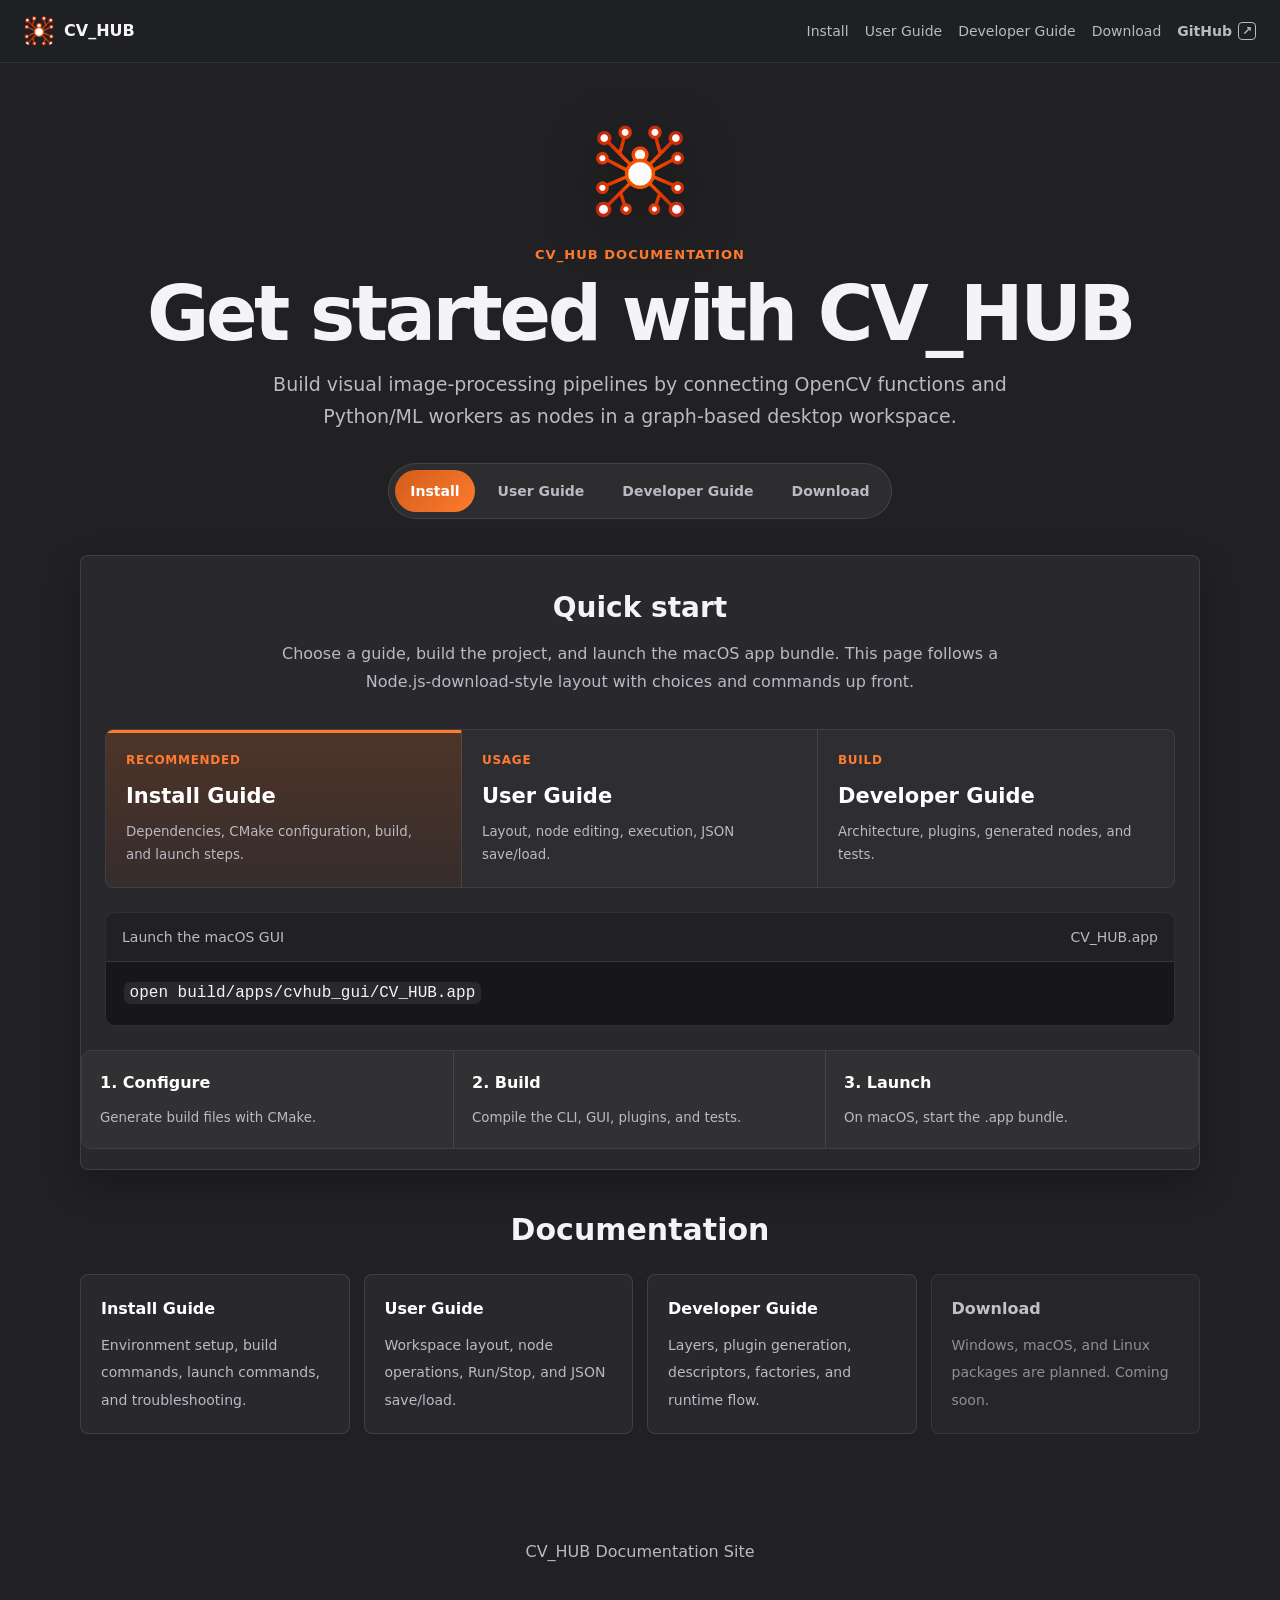
<file: docs/index.html>
<!DOCTYPE html>
<html lang="en">
<head>
  <meta charset="UTF-8" />
  <meta name="viewport" content="width=device-width, initial-scale=1.0" />
  <title>CV_HUB | Visual Image Processing Pipeline</title>
  <link rel="icon" href="assets/favicon.ico" sizes="any" />
  <link rel="icon" href="assets/favicon.png" type="image/png" />
  <link rel="apple-touch-icon" href="assets/apple-touch-icon.png" />
  <meta property="og:type" content="website" />
  <meta property="og:site_name" content="CV_HUB" />
  <meta property="og:title" content="CV_HUB" />
  <meta property="og:description" content="Visual image-processing pipelines with OpenCV, Python/ML, and node graphs." />
  <meta property="og:image" content="assets/social-preview.png" />
  <meta name="twitter:card" content="summary_large_image" />
  <meta name="twitter:image" content="assets/social-preview.png" />
  <link rel="stylesheet" href="assets/styles.css" />
</head>
<body class="docs-node home-node">
  <header class="nav node-like-nav">
    <a class="brand" href="index.html"><img src="assets/cv-hub.png" alt="CV_HUB" />CV_HUB</a>
    <nav class="nav-links">
      <a href="install.html">Install</a>
      <a href="operation.html">User Guide</a>
      <a href="developer.html">Developer Guide</a>
      <a href="download.html">Download</a>
      <a class="github-link" href="https://github.com/sesshi0921/CV_HUB" target="_blank" rel="noopener noreferrer" aria-label="Open CV_HUB on GitHub">GitHub <span aria-hidden="true">↗</span></a>
    </nav>
  </header>

  <main class="node-home">
    <section class="node-download-hero" id="install">
      <img class="node-home-logo" src="assets/cv-hub.png" alt="CV_HUB" />
      <p class="node-kicker">CV_HUB Documentation</p>
      <h1>Get started with CV_HUB</h1>
      <p class="node-home-lead">
        Build visual image-processing pipelines by connecting OpenCV functions and Python/ML workers as nodes in a graph-based desktop workspace.
      </p>

      <div class="nodejs-selector home-tabs" aria-label="documentation navigation">
        <a class="active" href="install.html">Install</a>
        <a href="operation.html">User Guide</a>
        <a href="developer.html">Developer Guide</a>
        <a href="download.html">Download</a>
      </div>
    </section>

    <section class="node-download-panel" aria-labelledby="quick-start-title">
      <div class="node-panel-header">
        <h2 id="quick-start-title">Quick start</h2>
        <p>Choose a guide, build the project, and launch the macOS app bundle. This page follows a Node.js-download-style layout with choices and commands up front.</p>
      </div>

      <div class="node-choice-grid">
        <a class="node-choice active" href="install.html">
          <span class="choice-label">Recommended</span>
          <strong>Install Guide</strong>
          <small>Dependencies, CMake configuration, build, and launch steps.</small>
        </a>
        <a class="node-choice" href="operation.html">
          <span class="choice-label">Usage</span>
          <strong>User Guide</strong>
          <small>Layout, node editing, execution, JSON save/load.</small>
        </a>
        <a class="node-choice" href="developer.html">
          <span class="choice-label">Build</span>
          <strong>Developer Guide</strong>
          <small>Architecture, plugins, generated nodes, and tests.</small>
        </a>
      </div>

      <div class="command-card node-command-card">
        <header><span>Launch the macOS GUI</span><span>CV_HUB.app</span></header>
        <pre><code>open build/apps/cvhub_gui/CV_HUB.app</code></pre>
      </div>

      <div class="nodejs-steps">
        <div class="nodejs-step"><strong>1. Configure</strong><small>Generate build files with CMake.</small></div>
        <div class="nodejs-step"><strong>2. Build</strong><small>Compile the CLI, GUI, plugins, and tests.</small></div>
        <div class="nodejs-step"><strong>3. Launch</strong><small>On macOS, start the .app bundle.</small></div>
      </div>
    </section>

    <section class="node-doc-grid" aria-labelledby="docs-title">
      <h2 id="docs-title">Documentation</h2>
      <div class="node-doc-cards">
        <a class="node-doc-card" href="install.html"><strong>Install Guide</strong><span>Environment setup, build commands, launch commands, and troubleshooting.</span></a>
        <a class="node-doc-card" href="operation.html"><strong>User Guide</strong><span>Workspace layout, node operations, Run/Stop, and JSON save/load.</span></a>
        <a class="node-doc-card" href="developer.html"><strong>Developer Guide</strong><span>Layers, plugin generation, descriptors, factories, and runtime flow.</span></a>
        <a class="node-doc-card disabled" href="download.html" aria-disabled="true"><strong>Download</strong><span>Windows, macOS, and Linux packages are planned. Coming soon.</span></a>
      </div>
    </section>
  </main>

  <footer>CV_HUB Documentation Site</footer>
  <script src="assets/locale.js"></script>
</body>
</html>
</file>
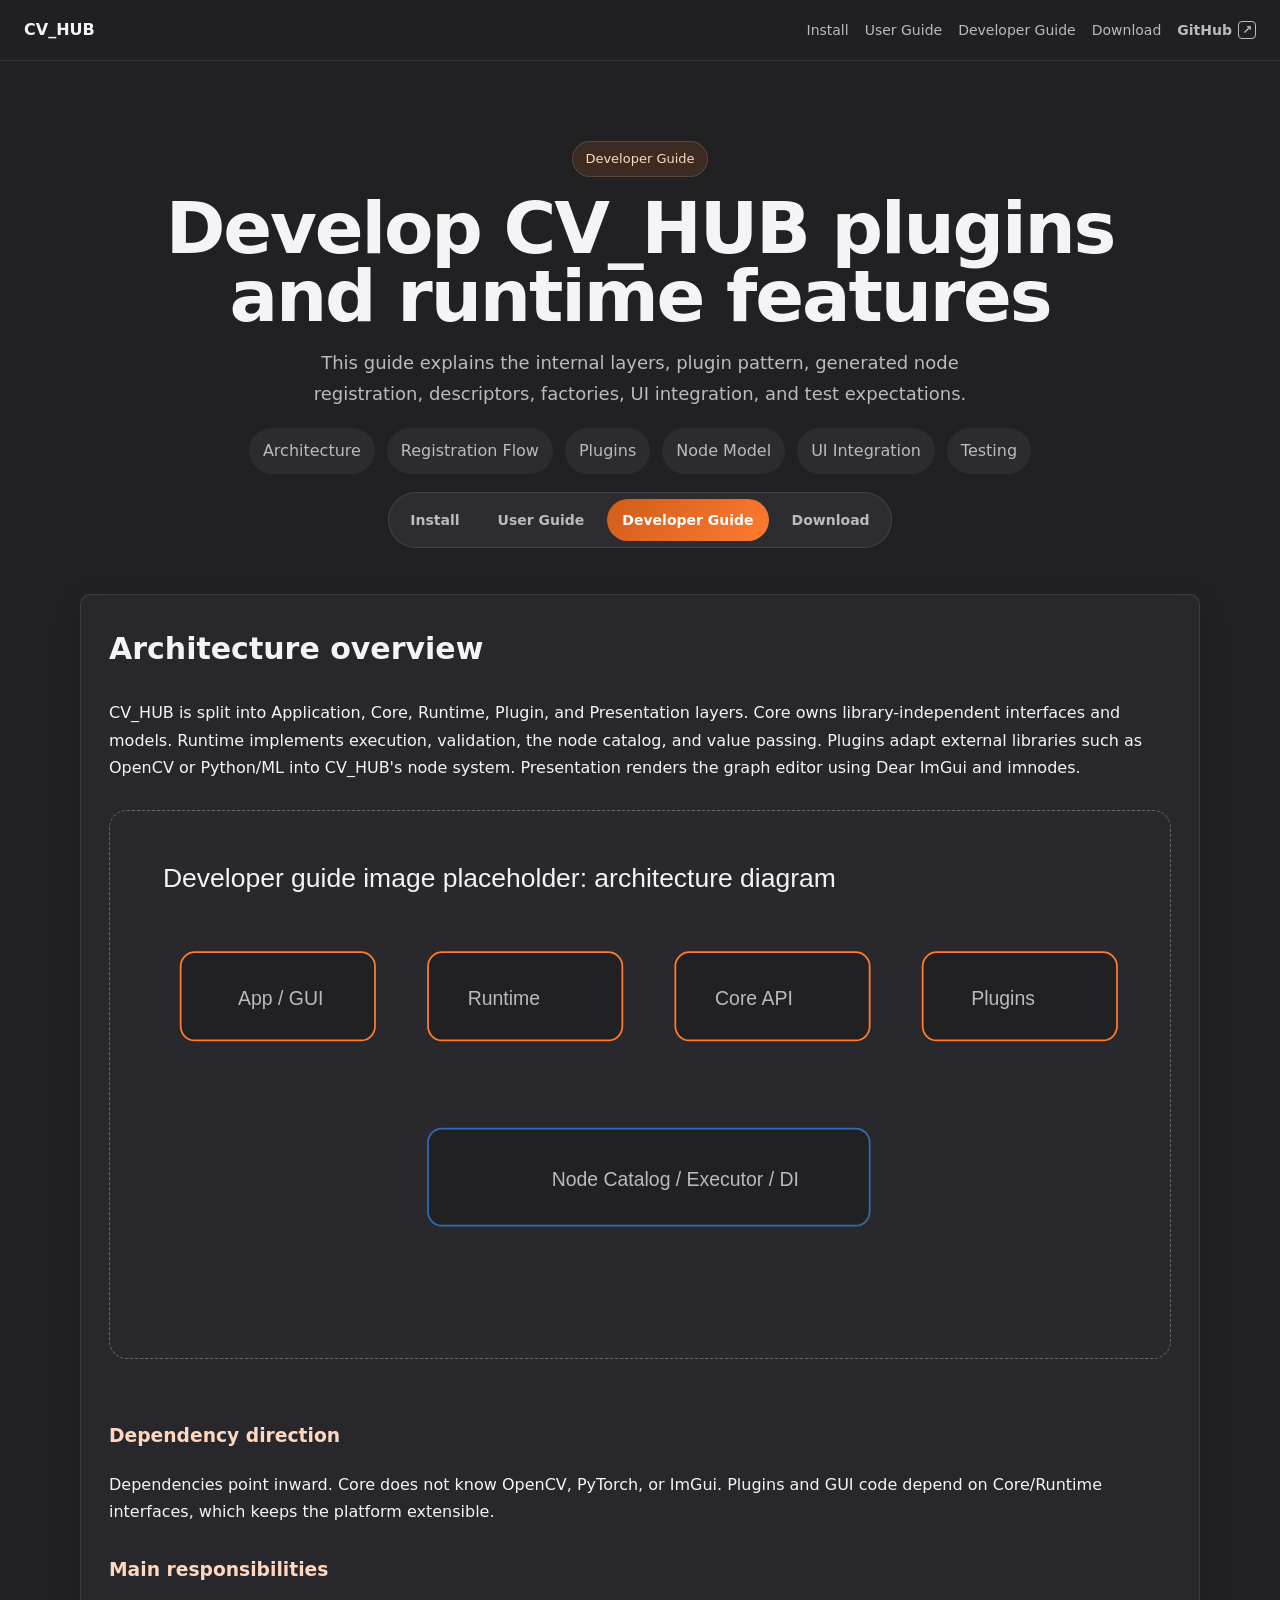
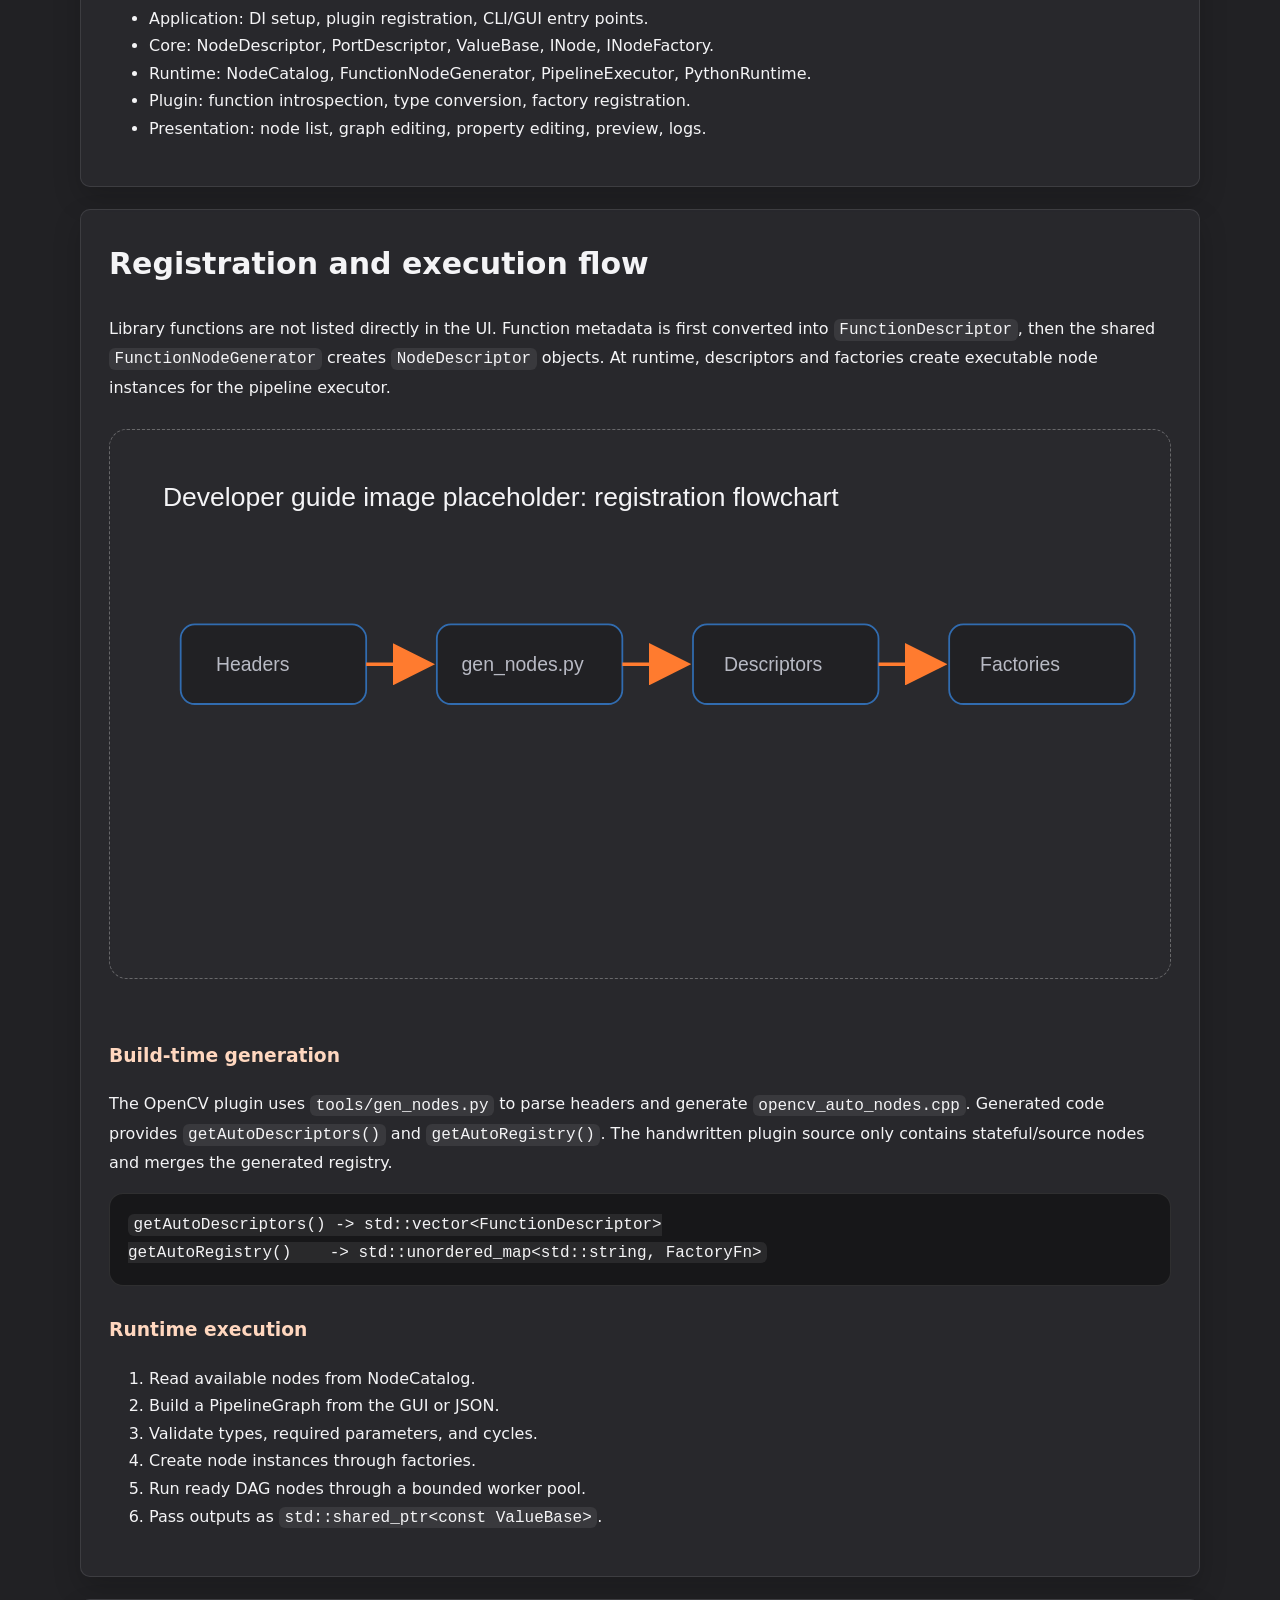
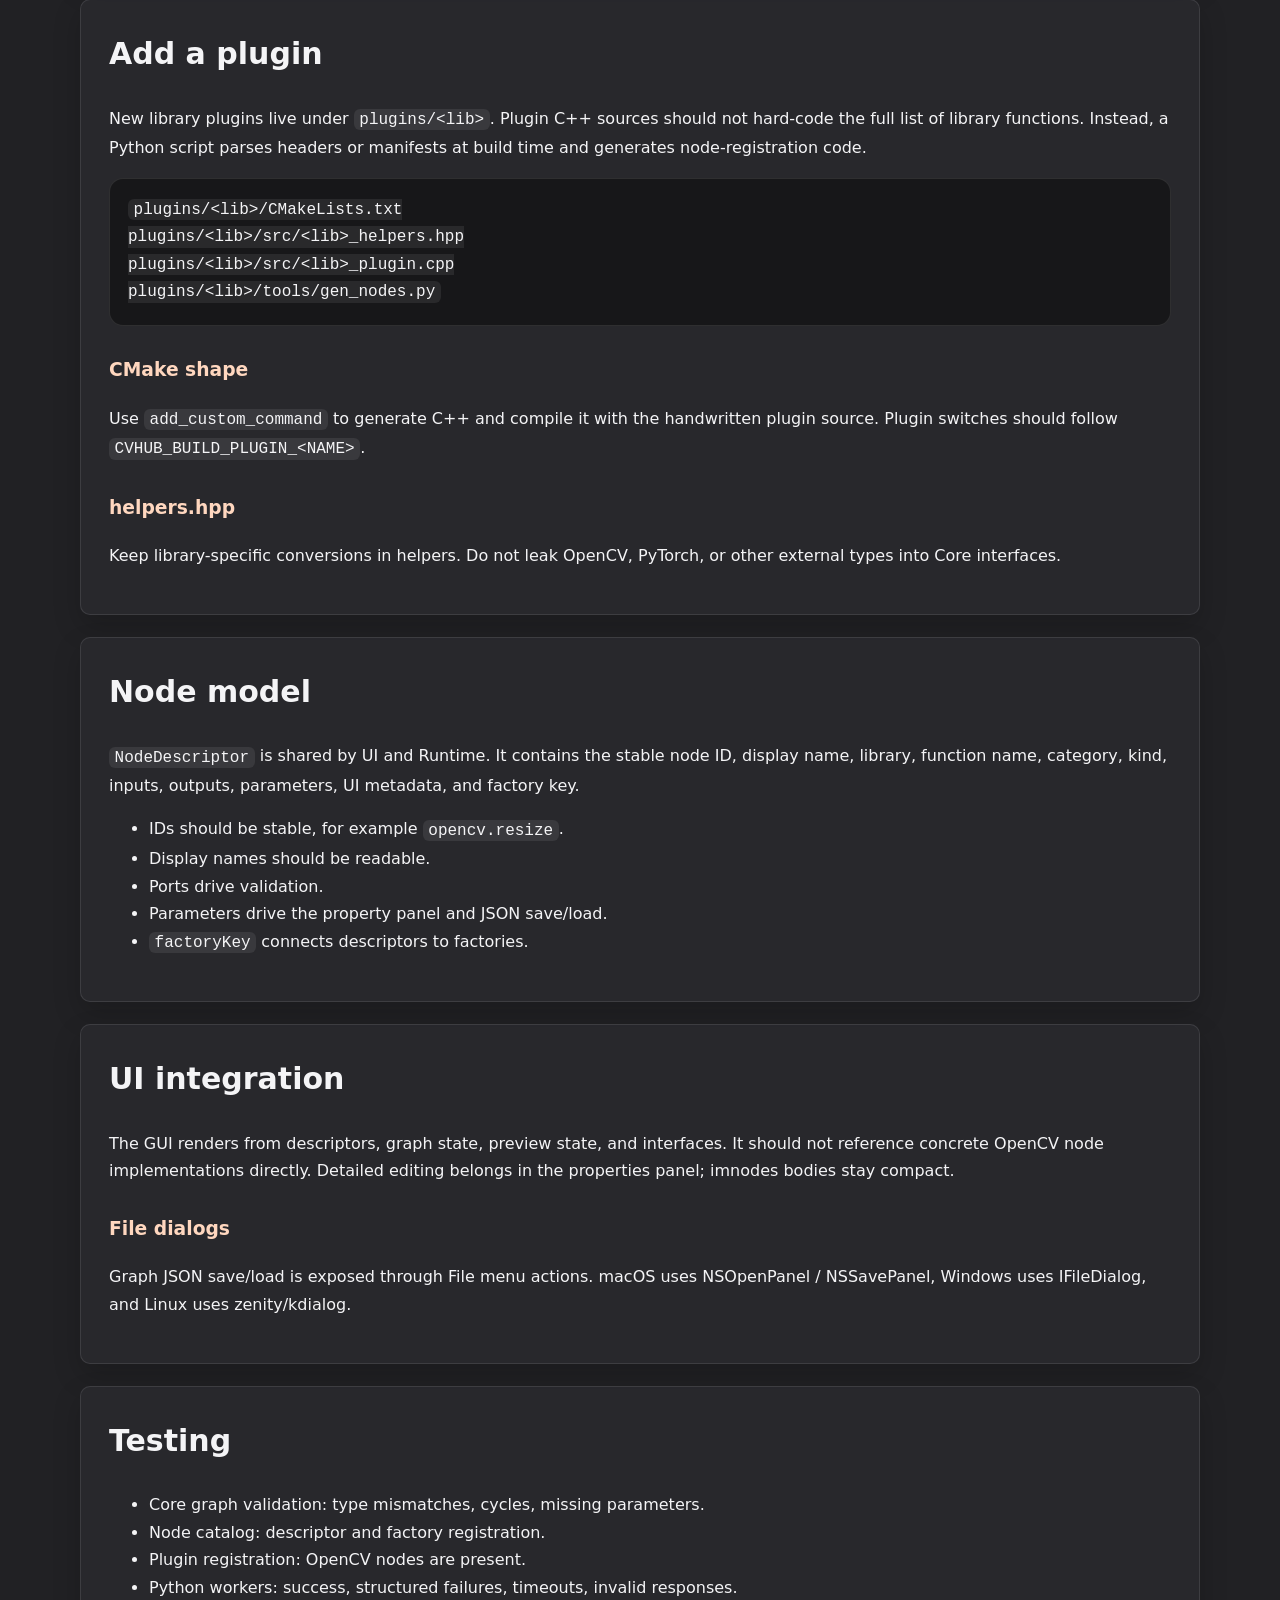
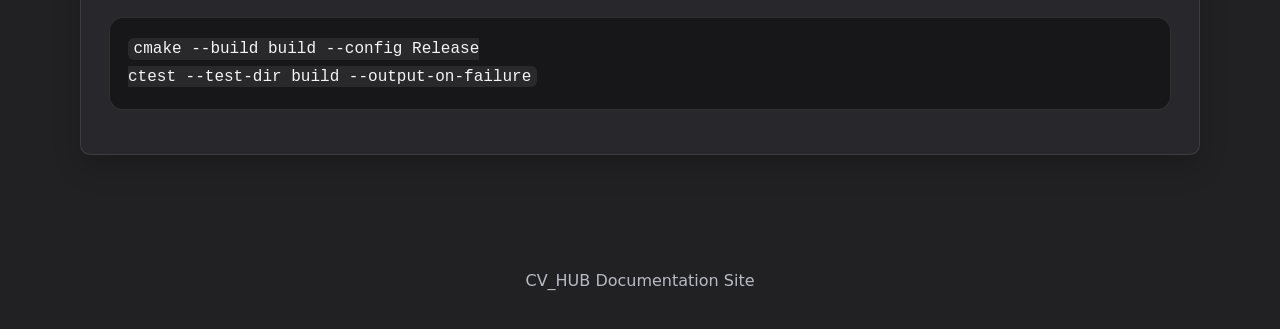
<file: docs/developer.html>
<!DOCTYPE html><html lang="en"><head><meta charset="UTF-8"/><meta name="viewport" content="width=device-width, initial-scale=1.0"/><title>Developer Guide | CV_HUB</title><link rel="icon" href="assets/favicon.ico" sizes="any" />
<link rel="icon" href="assets/favicon.png" type="image/png" />
<link rel="apple-touch-icon" href="assets/apple-touch-icon.png" />
<meta property="og:type" content="website" />
<meta property="og:site_name" content="CV_HUB" />
<meta property="og:title" content="CV_HUB" />
<meta property="og:description" content="Visual image-processing pipelines with OpenCV, Python/ML, and node graphs." />
<meta property="og:image" content="assets/social-preview.png" />
<meta name="twitter:card" content="summary_large_image" />
<meta name="twitter:image" content="assets/social-preview.png" />
<link rel="stylesheet" href="assets/styles.css"/></head><body class="docs-node">
<header class="nav"><a class="brand" href="index.html">CV_HUB</a><nav class="nav-links"><a href="install.html">Install</a><a href="operation.html">User Guide</a><a href="developer.html">Developer Guide</a><a href="download.html">Download</a><a class="github-link" href="https://github.com/sesshi0921/CV_HUB" target="_blank" rel="noopener noreferrer" aria-label="Open CV_HUB on GitHub">GitHub <span aria-hidden="true">↗</span></a></nav></header>
<main class="page"><section class="page-header"><div class="eyebrow">Developer Guide</div><h1>Develop CV_HUB plugins and runtime features</h1><p class="lead">This guide explains the internal layers, plugin pattern, generated node registration, descriptors, factories, UI integration, and test expectations.</p><div class="toc"><a href="#architecture">Architecture</a><a href="#flow">Registration Flow</a><a href="#plugin">Plugins</a><a href="#node">Node Model</a><a href="#ui">UI Integration</a><a href="#test">Testing</a></div><div class="nodejs-selector"><a href="install.html">Install</a><a href="operation.html">User Guide</a><a class="active" href="developer.html">Developer Guide</a><a href="download.html">Download</a></div></section>
<section id="architecture" class="section"><h2>Architecture overview</h2><p>CV_HUB is split into Application, Core, Runtime, Plugin, and Presentation layers. Core owns library-independent interfaces and models. Runtime implements execution, validation, the node catalog, and value passing. Plugins adapt external libraries such as OpenCV or Python/ML into CV_HUB's node system. Presentation renders the graph editor using Dear ImGui and imnodes.</p><img class="placeholder" src="assets/placeholders/developer-architecture.svg" alt="Architecture diagram placeholder"/><h3>Dependency direction</h3><p>Dependencies point inward. Core does not know OpenCV, PyTorch, or ImGui. Plugins and GUI code depend on Core/Runtime interfaces, which keeps the platform extensible.</p><h3>Main responsibilities</h3><ul><li>Application: DI setup, plugin registration, CLI/GUI entry points.</li><li>Core: NodeDescriptor, PortDescriptor, ValueBase, INode, INodeFactory.</li><li>Runtime: NodeCatalog, FunctionNodeGenerator, PipelineExecutor, PythonRuntime.</li><li>Plugin: function introspection, type conversion, factory registration.</li><li>Presentation: node list, graph editing, property editing, preview, logs.</li></ul></section>
<section id="flow" class="section"><h2>Registration and execution flow</h2><p>Library functions are not listed directly in the UI. Function metadata is first converted into <code>FunctionDescriptor</code>, then the shared <code>FunctionNodeGenerator</code> creates <code>NodeDescriptor</code> objects. At runtime, descriptors and factories create executable node instances for the pipeline executor.</p><img class="placeholder" src="assets/placeholders/developer-flow.svg" alt="Registration flowchart placeholder"/><h3>Build-time generation</h3><p>The OpenCV plugin uses <code>tools/gen_nodes.py</code> to parse headers and generate <code>opencv_auto_nodes.cpp</code>. Generated code provides <code>getAutoDescriptors()</code> and <code>getAutoRegistry()</code>. The handwritten plugin source only contains stateful/source nodes and merges the generated registry.</p><pre><code>getAutoDescriptors() -> std::vector&lt;FunctionDescriptor&gt;
getAutoRegistry()    -> std::unordered_map&lt;std::string, FactoryFn&gt;</code></pre><h3>Runtime execution</h3><ol><li>Read available nodes from NodeCatalog.</li><li>Build a PipelineGraph from the GUI or JSON.</li><li>Validate types, required parameters, and cycles.</li><li>Create node instances through factories.</li><li>Run ready DAG nodes through a bounded worker pool.</li><li>Pass outputs as <code>std::shared_ptr&lt;const ValueBase&gt;</code>.</li></ol></section>
<section id="plugin" class="section"><h2>Add a plugin</h2><p>New library plugins live under <code>plugins/&lt;lib&gt;</code>. Plugin C++ sources should not hard-code the full list of library functions. Instead, a Python script parses headers or manifests at build time and generates node-registration code.</p><pre><code>plugins/&lt;lib&gt;/CMakeLists.txt
plugins/&lt;lib&gt;/src/&lt;lib&gt;_helpers.hpp
plugins/&lt;lib&gt;/src/&lt;lib&gt;_plugin.cpp
plugins/&lt;lib&gt;/tools/gen_nodes.py</code></pre><h3>CMake shape</h3><p>Use <code>add_custom_command</code> to generate C++ and compile it with the handwritten plugin source. Plugin switches should follow <code>CVHUB_BUILD_PLUGIN_&lt;NAME&gt;</code>.</p><h3>helpers.hpp</h3><p>Keep library-specific conversions in helpers. Do not leak OpenCV, PyTorch, or other external types into Core interfaces.</p></section>
<section id="node" class="section"><h2>Node model</h2><p><code>NodeDescriptor</code> is shared by UI and Runtime. It contains the stable node ID, display name, library, function name, category, kind, inputs, outputs, parameters, UI metadata, and factory key.</p><ul><li>IDs should be stable, for example <code>opencv.resize</code>.</li><li>Display names should be readable.</li><li>Ports drive validation.</li><li>Parameters drive the property panel and JSON save/load.</li><li><code>factoryKey</code> connects descriptors to factories.</li></ul></section>
<section id="ui" class="section"><h2>UI integration</h2><p>The GUI renders from descriptors, graph state, preview state, and interfaces. It should not reference concrete OpenCV node implementations directly. Detailed editing belongs in the properties panel; imnodes bodies stay compact.</p><h3>File dialogs</h3><p>Graph JSON save/load is exposed through File menu actions. macOS uses NSOpenPanel / NSSavePanel, Windows uses IFileDialog, and Linux uses zenity/kdialog.</p></section>
<section id="test" class="section"><h2>Testing</h2><ul><li>Core graph validation: type mismatches, cycles, missing parameters.</li><li>Node catalog: descriptor and factory registration.</li><li>Plugin registration: OpenCV nodes are present.</li><li>Python workers: success, structured failures, timeouts, invalid responses.</li></ul><pre><code>cmake --build build --config Release
ctest --test-dir build --output-on-failure</code></pre></section></main><footer>CV_HUB Documentation Site</footer>  <script src="assets/locale.js"></script>
</body></html>
</file>
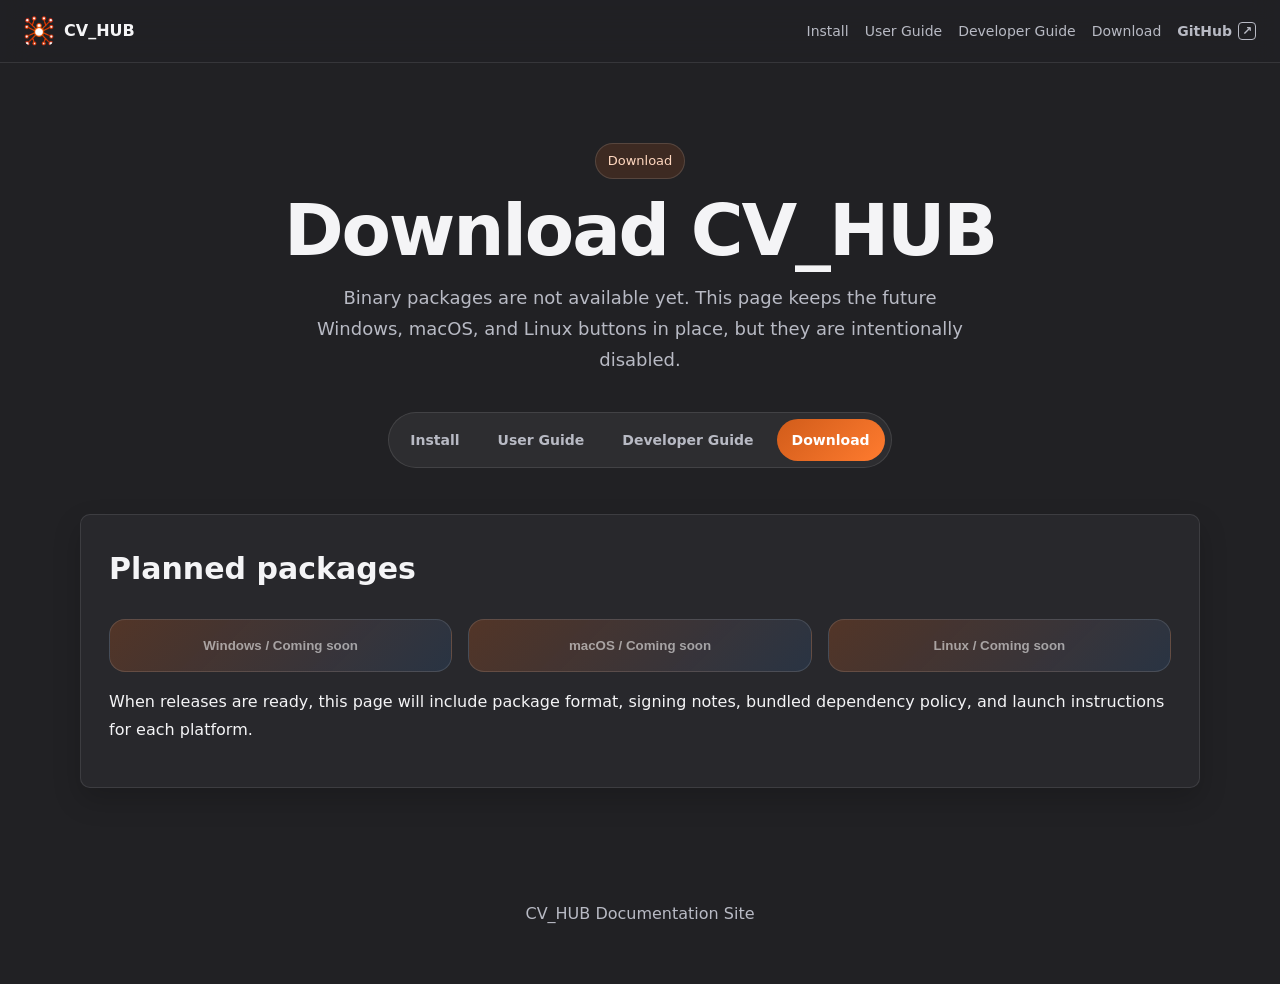
<file: docs/download.html>
<!DOCTYPE html><html lang="en"><head><meta charset="UTF-8"/><meta name="viewport" content="width=device-width, initial-scale=1.0"/><title>Download | CV_HUB</title><link rel="icon" href="assets/favicon.ico" sizes="any" />
<link rel="icon" href="assets/favicon.png" type="image/png" />
<link rel="apple-touch-icon" href="assets/apple-touch-icon.png" />
<meta property="og:type" content="website" />
<meta property="og:site_name" content="CV_HUB" />
<meta property="og:title" content="CV_HUB" />
<meta property="og:description" content="Visual image-processing pipelines with OpenCV, Python/ML, and node graphs." />
<meta property="og:image" content="assets/social-preview.png" />
<meta name="twitter:card" content="summary_large_image" />
<meta name="twitter:image" content="assets/social-preview.png" />
<link rel="stylesheet" href="assets/styles.css"/></head><body class="docs-node">
<header class="nav"><a class="brand" href="index.html"><img src="assets/cv-hub.png" alt="CV_HUB"/>CV_HUB</a><nav class="nav-links"><a href="install.html">Install</a><a href="operation.html">User Guide</a><a href="developer.html">Developer Guide</a><a href="download.html">Download</a><a class="github-link" href="https://github.com/sesshi0921/CV_HUB" target="_blank" rel="noopener noreferrer" aria-label="Open CV_HUB on GitHub">GitHub <span aria-hidden="true">↗</span></a></nav></header>
<main class="page"><section class="page-header"><div class="eyebrow">Download</div><h1>Download CV_HUB</h1><p class="lead">Binary packages are not available yet. This page keeps the future Windows, macOS, and Linux buttons in place, but they are intentionally disabled.</p><div class="nodejs-selector"><a href="install.html">Install</a><a href="operation.html">User Guide</a><a href="developer.html">Developer Guide</a><a class="active" href="download.html">Download</a></div></section><section class="section"><h2>Planned packages</h2><div class="grid"><button class="download-btn" disabled aria-disabled="true">Windows / Coming soon</button><button class="download-btn" disabled aria-disabled="true">macOS / Coming soon</button><button class="download-btn" disabled aria-disabled="true">Linux / Coming soon</button></div><p>When releases are ready, this page will include package format, signing notes, bundled dependency policy, and launch instructions for each platform.</p></section></main><footer>CV_HUB Documentation Site</footer>  <script src="assets/locale.js"></script>
</body></html>
</file>
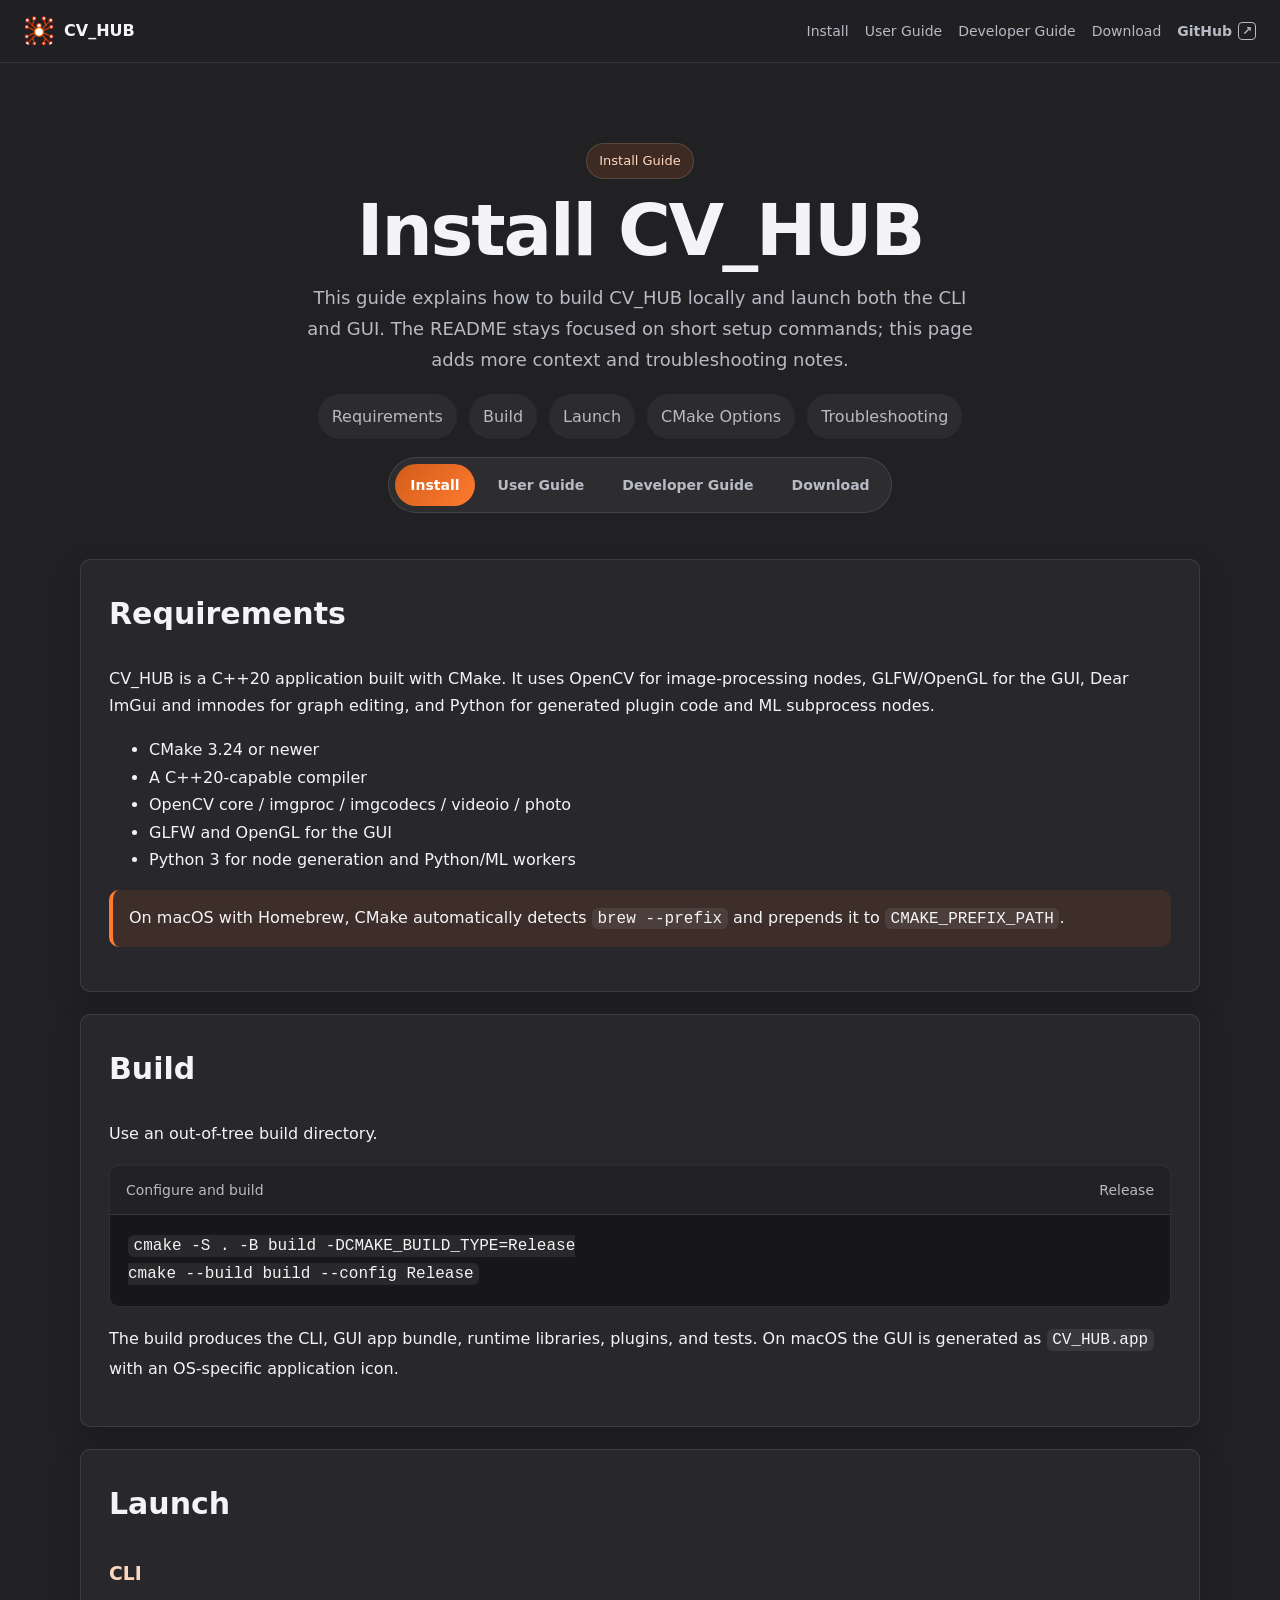
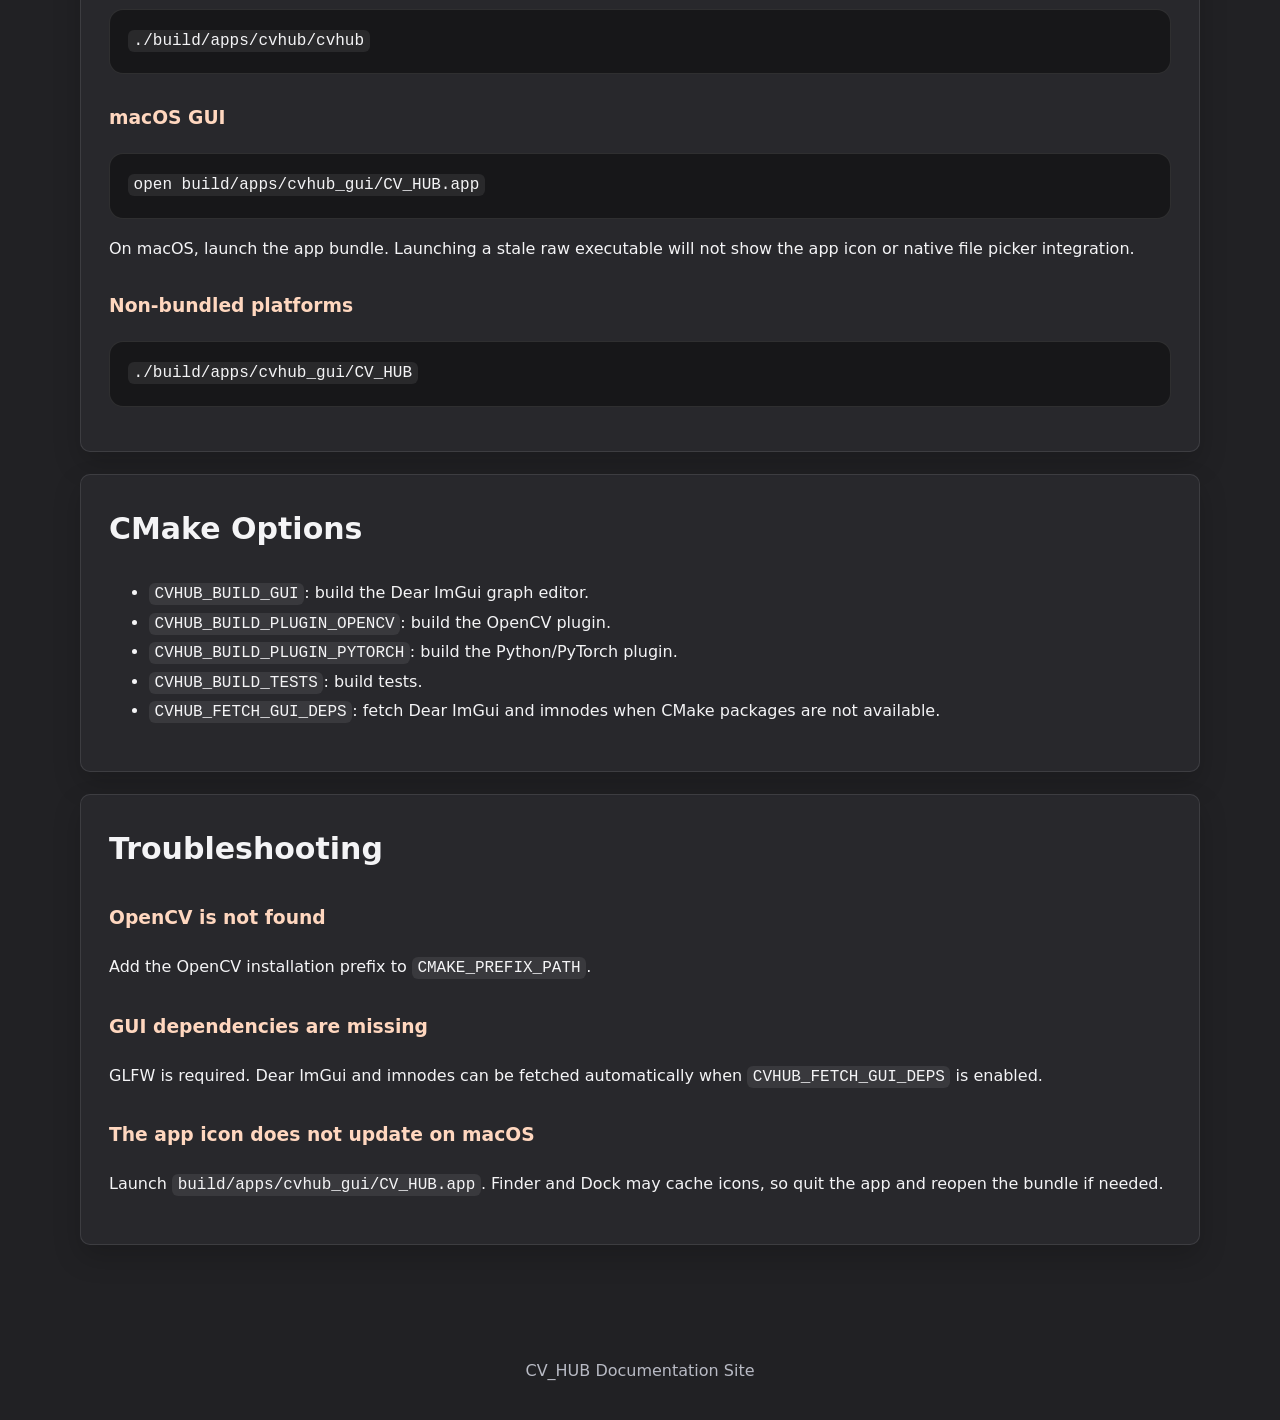
<file: docs/install.html>
<!DOCTYPE html><html lang="en"><head><meta charset="UTF-8"/><meta name="viewport" content="width=device-width, initial-scale=1.0"/><title>Install Guide | CV_HUB</title><link rel="icon" href="assets/favicon.ico" sizes="any" />
<link rel="icon" href="assets/favicon.png" type="image/png" />
<link rel="apple-touch-icon" href="assets/apple-touch-icon.png" />
<meta property="og:type" content="website" />
<meta property="og:site_name" content="CV_HUB" />
<meta property="og:title" content="CV_HUB" />
<meta property="og:description" content="Visual image-processing pipelines with OpenCV, Python/ML, and node graphs." />
<meta property="og:image" content="assets/social-preview.png" />
<meta name="twitter:card" content="summary_large_image" />
<meta name="twitter:image" content="assets/social-preview.png" />
<link rel="stylesheet" href="assets/styles.css"/></head><body class="docs-node">
<header class="nav"><a class="brand" href="index.html"><img src="assets/cv-hub.png" alt="CV_HUB"/>CV_HUB</a><nav class="nav-links"><a href="install.html">Install</a><a href="operation.html">User Guide</a><a href="developer.html">Developer Guide</a><a href="download.html">Download</a><a class="github-link" href="https://github.com/sesshi0921/CV_HUB" target="_blank" rel="noopener noreferrer" aria-label="Open CV_HUB on GitHub">GitHub <span aria-hidden="true">↗</span></a></nav></header>
<main class="page"><section class="page-header"><div class="eyebrow">Install Guide</div><h1>Install CV_HUB</h1><p class="lead">This guide explains how to build CV_HUB locally and launch both the CLI and GUI. The README stays focused on short setup commands; this page adds more context and troubleshooting notes.</p><div class="toc"><a href="#requirements">Requirements</a><a href="#build">Build</a><a href="#run">Launch</a><a href="#options">CMake Options</a><a href="#trouble">Troubleshooting</a></div><div class="nodejs-selector"><a class="active" href="install.html">Install</a><a href="operation.html">User Guide</a><a href="developer.html">Developer Guide</a><a href="download.html">Download</a></div></section>
<section id="requirements" class="section"><h2>Requirements</h2><p>CV_HUB is a C++20 application built with CMake. It uses OpenCV for image-processing nodes, GLFW/OpenGL for the GUI, Dear ImGui and imnodes for graph editing, and Python for generated plugin code and ML subprocess nodes.</p><ul><li>CMake 3.24 or newer</li><li>A C++20-capable compiler</li><li>OpenCV core / imgproc / imgcodecs / videoio / photo</li><li>GLFW and OpenGL for the GUI</li><li>Python 3 for node generation and Python/ML workers</li></ul><p class="note">On macOS with Homebrew, CMake automatically detects <code>brew --prefix</code> and prepends it to <code>CMAKE_PREFIX_PATH</code>.</p></section>
<section id="build" class="section"><h2>Build</h2><p>Use an out-of-tree build directory.</p><div class="command-card"><header><span>Configure and build</span><span>Release</span></header><pre><code>cmake -S . -B build -DCMAKE_BUILD_TYPE=Release
cmake --build build --config Release</code></pre></div><p>The build produces the CLI, GUI app bundle, runtime libraries, plugins, and tests. On macOS the GUI is generated as <code>CV_HUB.app</code> with an OS-specific application icon.</p></section>
<section id="run" class="section"><h2>Launch</h2><h3>CLI</h3><pre><code>./build/apps/cvhub/cvhub</code></pre><h3>macOS GUI</h3><pre><code>open build/apps/cvhub_gui/CV_HUB.app</code></pre><p>On macOS, launch the app bundle. Launching a stale raw executable will not show the app icon or native file picker integration.</p><h3>Non-bundled platforms</h3><pre><code>./build/apps/cvhub_gui/CV_HUB</code></pre></section>
<section id="options" class="section"><h2>CMake Options</h2><ul><li><code>CVHUB_BUILD_GUI</code>: build the Dear ImGui graph editor.</li><li><code>CVHUB_BUILD_PLUGIN_OPENCV</code>: build the OpenCV plugin.</li><li><code>CVHUB_BUILD_PLUGIN_PYTORCH</code>: build the Python/PyTorch plugin.</li><li><code>CVHUB_BUILD_TESTS</code>: build tests.</li><li><code>CVHUB_FETCH_GUI_DEPS</code>: fetch Dear ImGui and imnodes when CMake packages are not available.</li></ul></section>
<section id="trouble" class="section"><h2>Troubleshooting</h2><h3>OpenCV is not found</h3><p>Add the OpenCV installation prefix to <code>CMAKE_PREFIX_PATH</code>.</p><h3>GUI dependencies are missing</h3><p>GLFW is required. Dear ImGui and imnodes can be fetched automatically when <code>CVHUB_FETCH_GUI_DEPS</code> is enabled.</p><h3>The app icon does not update on macOS</h3><p>Launch <code>build/apps/cvhub_gui/CV_HUB.app</code>. Finder and Dock may cache icons, so quit the app and reopen the bundle if needed.</p></section></main><footer>CV_HUB Documentation Site</footer>  <script src="assets/locale.js"></script>
</body></html>
</file>
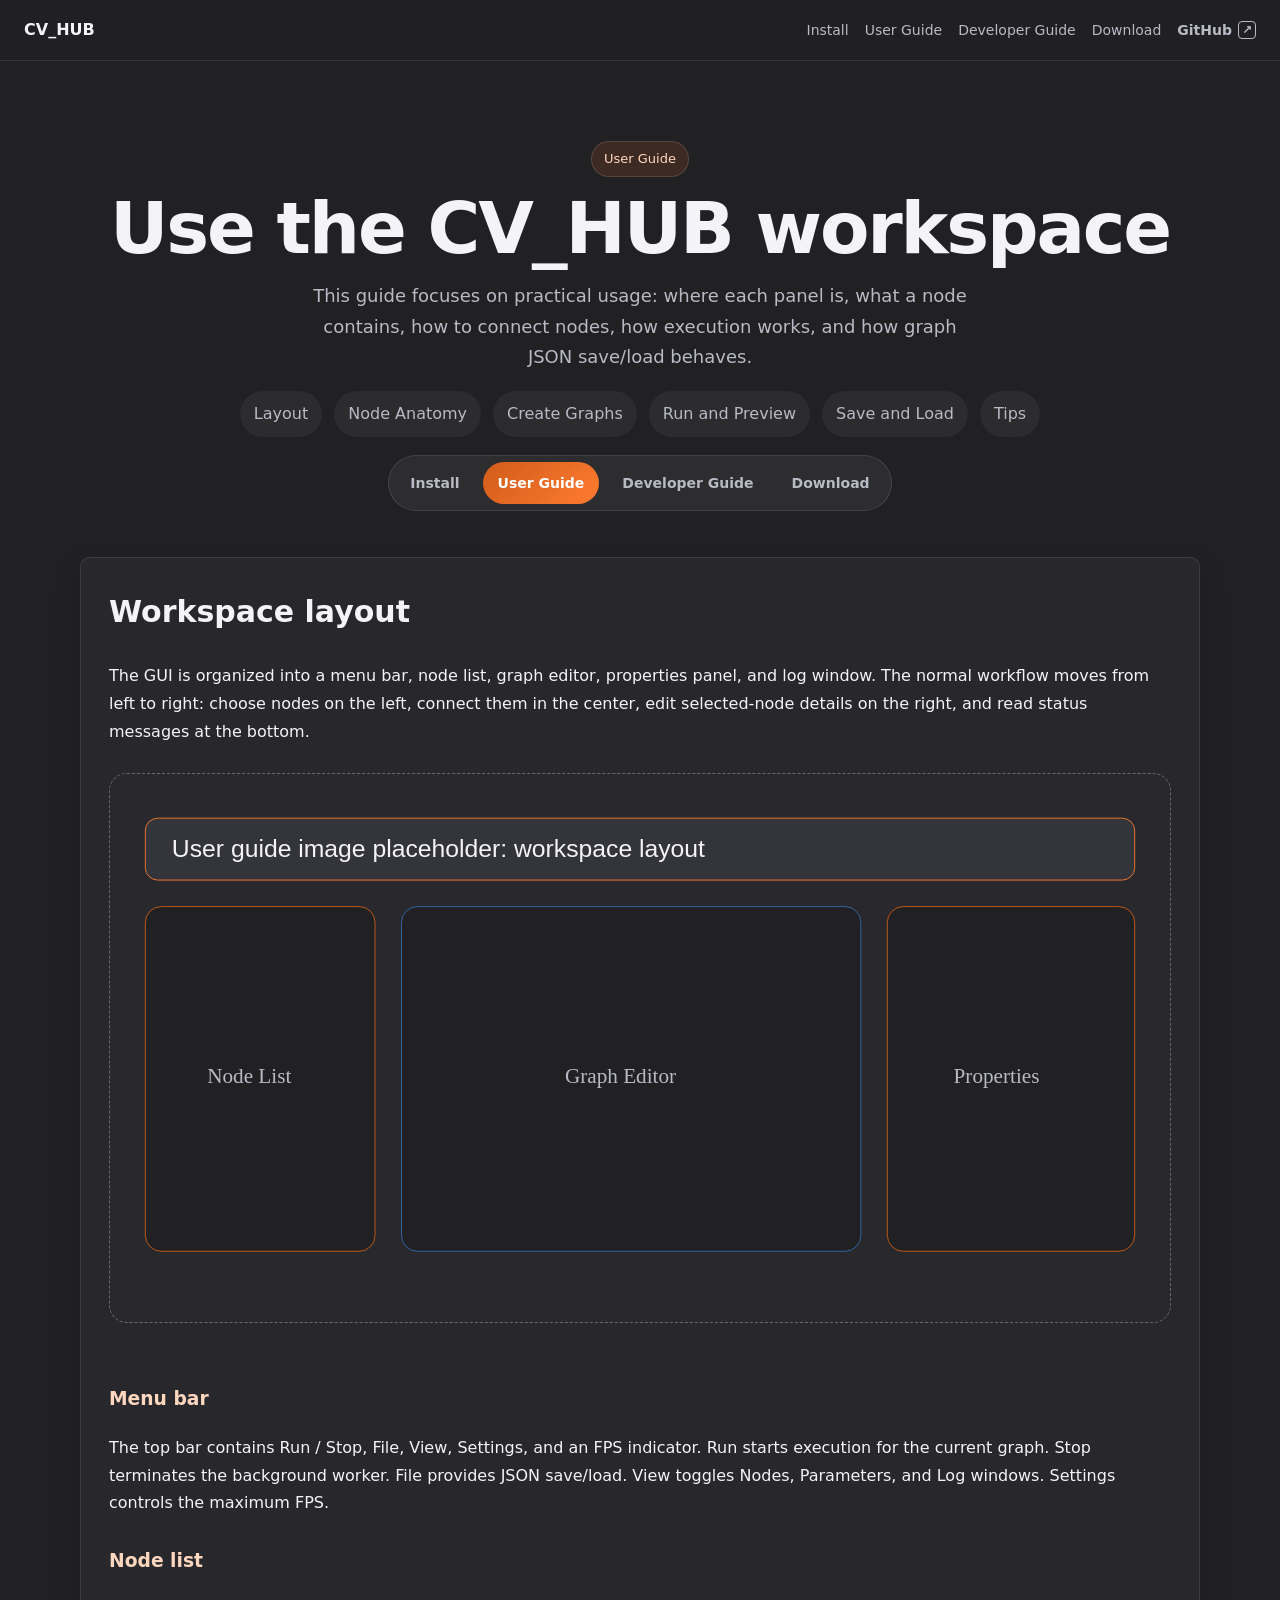
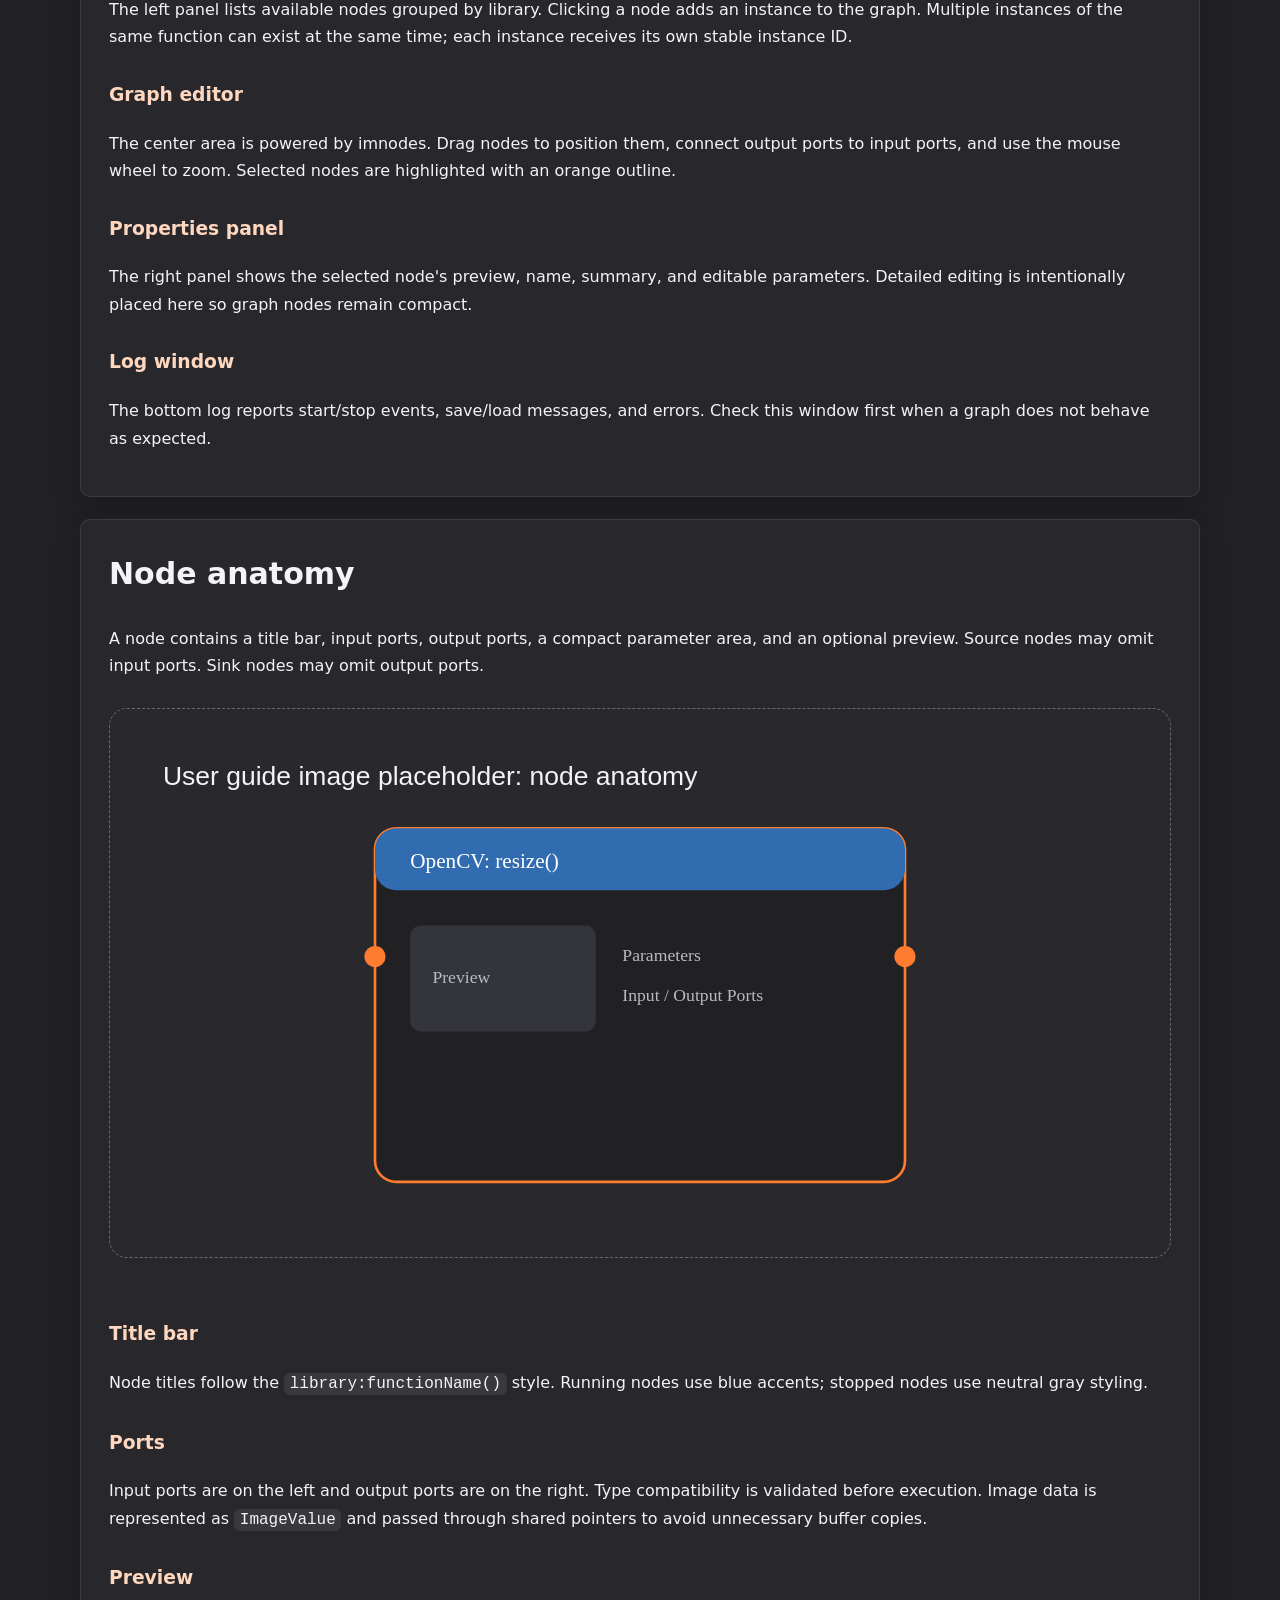
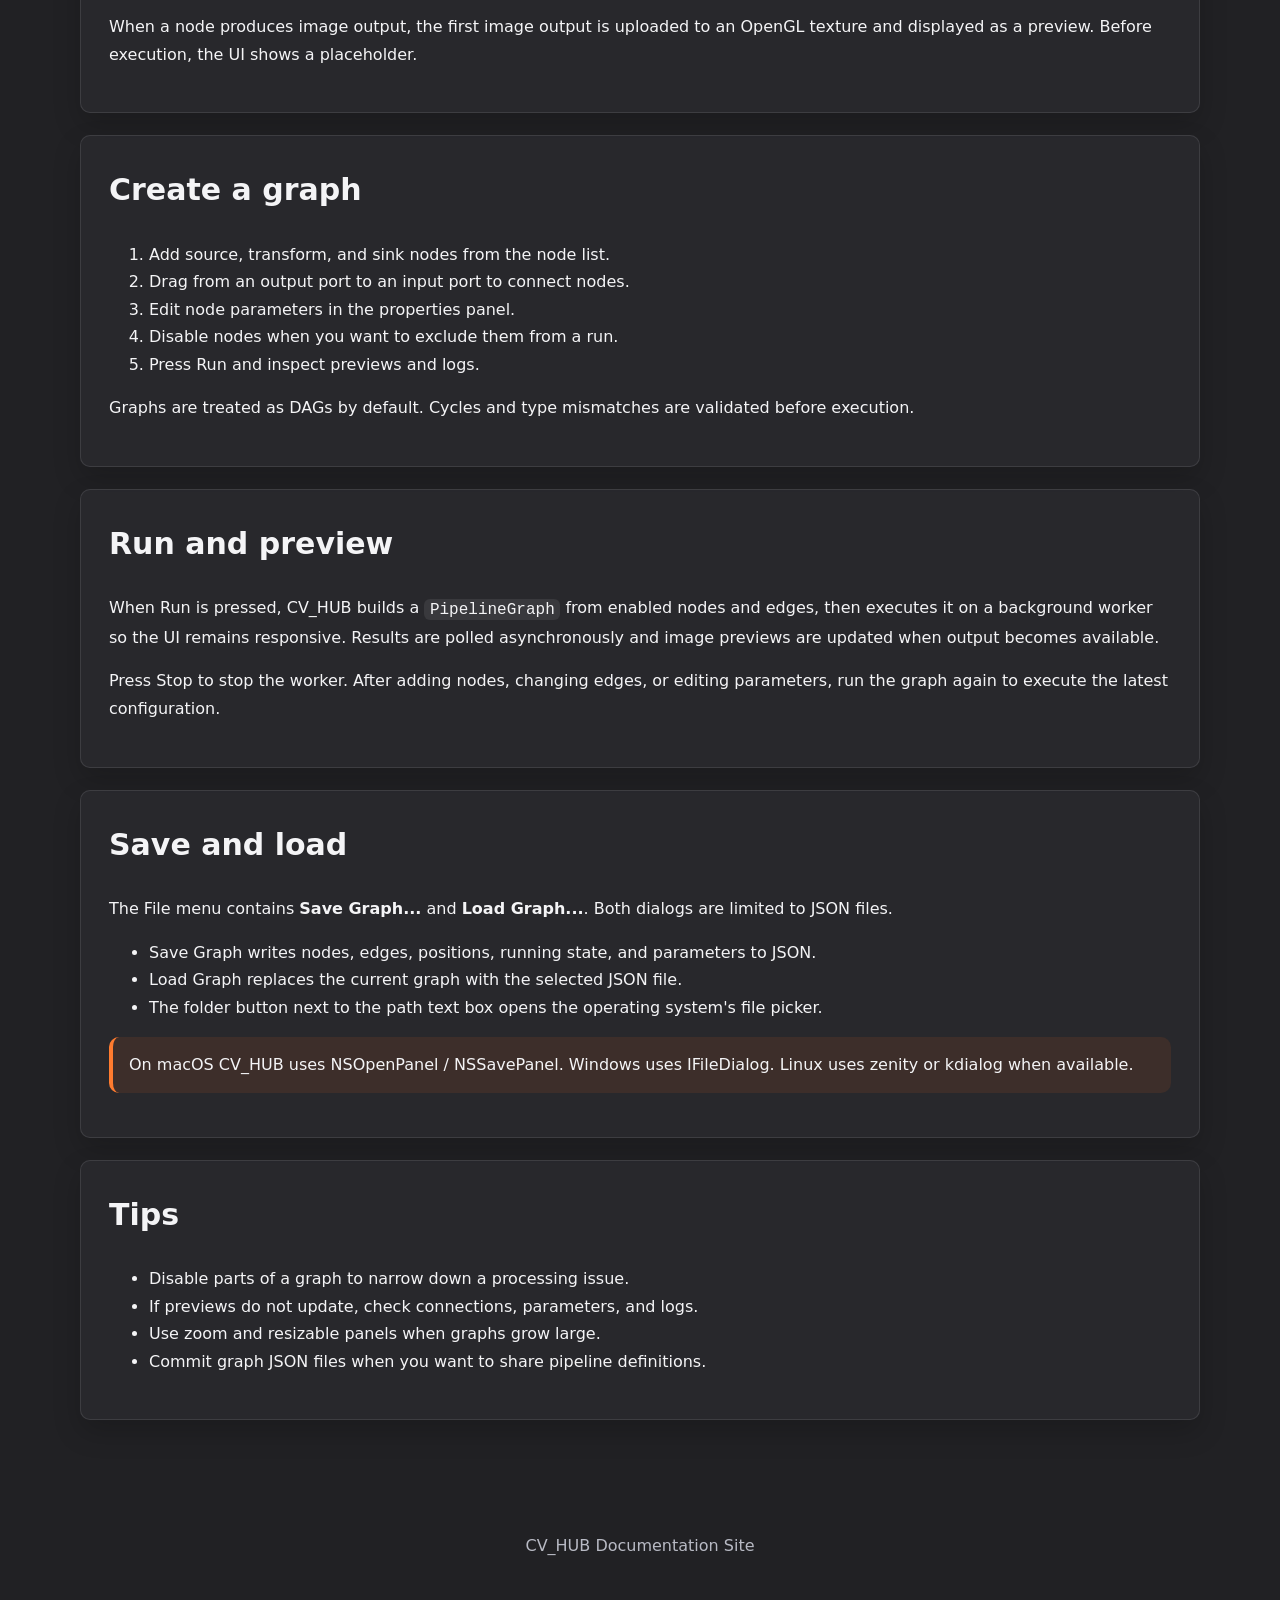
<file: docs/operation.html>
<!DOCTYPE html><html lang="en"><head><meta charset="UTF-8"/><meta name="viewport" content="width=device-width, initial-scale=1.0"/><title>User Guide | CV_HUB</title><link rel="icon" href="assets/favicon.ico" sizes="any" />
<link rel="icon" href="assets/favicon.png" type="image/png" />
<link rel="apple-touch-icon" href="assets/apple-touch-icon.png" />
<meta property="og:type" content="website" />
<meta property="og:site_name" content="CV_HUB" />
<meta property="og:title" content="CV_HUB" />
<meta property="og:description" content="Visual image-processing pipelines with OpenCV, Python/ML, and node graphs." />
<meta property="og:image" content="assets/social-preview.png" />
<meta name="twitter:card" content="summary_large_image" />
<meta name="twitter:image" content="assets/social-preview.png" />
<link rel="stylesheet" href="assets/styles.css"/></head><body class="docs-node">
<header class="nav"><a class="brand" href="index.html">CV_HUB</a><nav class="nav-links"><a href="install.html">Install</a><a href="operation.html">User Guide</a><a href="developer.html">Developer Guide</a><a href="download.html">Download</a><a class="github-link" href="https://github.com/sesshi0921/CV_HUB" target="_blank" rel="noopener noreferrer" aria-label="Open CV_HUB on GitHub">GitHub <span aria-hidden="true">↗</span></a></nav></header>
<main class="page"><section class="page-header"><div class="eyebrow">User Guide</div><h1>Use the CV_HUB workspace</h1><p class="lead">This guide focuses on practical usage: where each panel is, what a node contains, how to connect nodes, how execution works, and how graph JSON save/load behaves.</p><div class="toc"><a href="#layout">Layout</a><a href="#node">Node Anatomy</a><a href="#create">Create Graphs</a><a href="#run">Run and Preview</a><a href="#file">Save and Load</a><a href="#tips">Tips</a></div><div class="nodejs-selector"><a href="install.html">Install</a><a class="active" href="operation.html">User Guide</a><a href="developer.html">Developer Guide</a><a href="download.html">Download</a></div></section>
<section id="layout" class="section"><h2>Workspace layout</h2><p>The GUI is organized into a menu bar, node list, graph editor, properties panel, and log window. The normal workflow moves from left to right: choose nodes on the left, connect them in the center, edit selected-node details on the right, and read status messages at the bottom.</p><img class="placeholder" src="assets/placeholders/operation-layout.svg" alt="Workspace layout image placeholder"/><h3>Menu bar</h3><p>The top bar contains Run / Stop, File, View, Settings, and an FPS indicator. Run starts execution for the current graph. Stop terminates the background worker. File provides JSON save/load. View toggles Nodes, Parameters, and Log windows. Settings controls the maximum FPS.</p><h3>Node list</h3><p>The left panel lists available nodes grouped by library. Clicking a node adds an instance to the graph. Multiple instances of the same function can exist at the same time; each instance receives its own stable instance ID.</p><h3>Graph editor</h3><p>The center area is powered by imnodes. Drag nodes to position them, connect output ports to input ports, and use the mouse wheel to zoom. Selected nodes are highlighted with an orange outline.</p><h3>Properties panel</h3><p>The right panel shows the selected node's preview, name, summary, and editable parameters. Detailed editing is intentionally placed here so graph nodes remain compact.</p><h3>Log window</h3><p>The bottom log reports start/stop events, save/load messages, and errors. Check this window first when a graph does not behave as expected.</p></section>
<section id="node" class="section"><h2>Node anatomy</h2><p>A node contains a title bar, input ports, output ports, a compact parameter area, and an optional preview. Source nodes may omit input ports. Sink nodes may omit output ports.</p><img class="placeholder" src="assets/placeholders/operation-node.svg" alt="Node anatomy image placeholder"/><h3>Title bar</h3><p>Node titles follow the <code>library:functionName()</code> style. Running nodes use blue accents; stopped nodes use neutral gray styling.</p><h3>Ports</h3><p>Input ports are on the left and output ports are on the right. Type compatibility is validated before execution. Image data is represented as <code>ImageValue</code> and passed through shared pointers to avoid unnecessary buffer copies.</p><h3>Preview</h3><p>When a node produces image output, the first image output is uploaded to an OpenGL texture and displayed as a preview. Before execution, the UI shows a placeholder.</p></section>
<section id="create" class="section"><h2>Create a graph</h2><ol><li>Add source, transform, and sink nodes from the node list.</li><li>Drag from an output port to an input port to connect nodes.</li><li>Edit node parameters in the properties panel.</li><li>Disable nodes when you want to exclude them from a run.</li><li>Press Run and inspect previews and logs.</li></ol><p>Graphs are treated as DAGs by default. Cycles and type mismatches are validated before execution.</p></section>
<section id="run" class="section"><h2>Run and preview</h2><p>When Run is pressed, CV_HUB builds a <code>PipelineGraph</code> from enabled nodes and edges, then executes it on a background worker so the UI remains responsive. Results are polled asynchronously and image previews are updated when output becomes available.</p><p>Press Stop to stop the worker. After adding nodes, changing edges, or editing parameters, run the graph again to execute the latest configuration.</p></section>
<section id="file" class="section"><h2>Save and load</h2><p>The File menu contains <strong>Save Graph...</strong> and <strong>Load Graph...</strong>. Both dialogs are limited to JSON files.</p><ul><li>Save Graph writes nodes, edges, positions, running state, and parameters to JSON.</li><li>Load Graph replaces the current graph with the selected JSON file.</li><li>The folder button next to the path text box opens the operating system's file picker.</li></ul><p class="note">On macOS CV_HUB uses NSOpenPanel / NSSavePanel. Windows uses IFileDialog. Linux uses zenity or kdialog when available.</p></section>
<section id="tips" class="section"><h2>Tips</h2><ul><li>Disable parts of a graph to narrow down a processing issue.</li><li>If previews do not update, check connections, parameters, and logs.</li><li>Use zoom and resizable panels when graphs grow large.</li><li>Commit graph JSON files when you want to share pipeline definitions.</li></ul></section></main><footer>CV_HUB Documentation Site</footer>  <script src="assets/locale.js"></script>
</body></html>
</file>
<file: docs/assets/styles.css>
:root {
  --bg: #212124;
  --panel: #29292d;
  --panel-2: #34353b;
  --text: #f4f4f6;
  --muted: #b8bac4;
  --accent: #d15c1a;
  --accent-strong: #ff7b2f;
  --blue: #316cb0;
  --line: rgba(255, 255, 255, 0.1);
}
* { box-sizing: border-box; }
body {
  margin: 0;
  font-family: Inter, ui-sans-serif, system-ui, -apple-system, BlinkMacSystemFont, "Segoe UI", sans-serif;
  color: var(--text);
  background: radial-gradient(circle at top left, rgba(209,92,26,.18), transparent 34%), radial-gradient(circle at top right, rgba(49,108,176,.18), transparent 28%), var(--bg);
  line-height: 1.72;
}
a { color: inherit; }
code, pre { font-family: ui-monospace, SFMono-Regular, Menlo, Consolas, monospace; }
code { background: rgba(255,255,255,.08); padding: .12rem .35rem; border-radius: 6px; }
pre { background: #171719; border: 1px solid var(--line); border-radius: 14px; padding: 18px; overflow: auto; }
.nav { position: sticky; top: 0; z-index: 10; display: flex; justify-content: space-between; align-items: center; gap: 20px; padding: 16px 24px; backdrop-filter: blur(14px); background: rgba(33,33,36,.78); border-bottom: 1px solid var(--line); }
.brand { display: flex; align-items: center; gap: 10px; font-weight: 900; text-decoration: none; }
.brand img { width: 30px; height: 30px; border-radius: 8px; }
.nav-links { display: flex; gap: 16px; flex-wrap: wrap; color: var(--muted); font-size: 14px; }
.nav-links a { text-decoration: none; }
.nav-links a:hover { color: white; }
.hero { min-height: 88vh; display: grid; place-items: center; padding: 48px 24px; }
.hero-card { width: min(1200px, 100%); border: 1px solid rgba(255,255,255,.13); border-radius: 30px; overflow: hidden; background: linear-gradient(135deg, rgba(49,108,176,.22), transparent 34%), linear-gradient(135deg, rgba(255,123,47,.22), transparent 58%), rgba(41,41,45,.8); box-shadow: 0 24px 80px rgba(0,0,0,.38); }
.hero-grid { display: grid; grid-template-columns: 1.15fr .85fr; gap: 32px; padding: 58px; }
.eyebrow { display: inline-flex; align-items: center; gap: 8px; padding: 6px 12px; border: 1px solid rgba(255,255,255,.13); border-radius: 999px; color: #ffd7bf; background: rgba(209,92,26,.16); font-size: 13px; }
h1 { font-size: clamp(52px, 9vw, 108px); line-height: .94; margin: 18px 0; letter-spacing: -.04em; }
.lead { max-width: 680px; color: var(--muted); font-size: 18px; }
.hero-actions, .button-row { display: flex; gap: 14px; margin-top: 28px; flex-wrap: wrap; }
.btn { display: inline-flex; align-items: center; justify-content: center; min-width: 172px; padding: 13px 18px; border-radius: 12px; border: 1px solid transparent; font-weight: 800; text-decoration: none; }
.btn-primary { background: linear-gradient(135deg, var(--accent), var(--accent-strong)); color: white; }
.btn-secondary { background: rgba(255,255,255,.04); border-color: rgba(255,255,255,.12); }
.visual { position: relative; min-height: 420px; border-radius: 24px; background: linear-gradient(180deg, rgba(255,255,255,.05), rgba(255,255,255,.01)); border: 1px solid rgba(255,255,255,.09); overflow: hidden; }
.visual > img { position: absolute; inset: 24px auto auto 24px; width: 120px; height: 120px; object-fit: contain; filter: drop-shadow(0 10px 18px rgba(0,0,0,.35)); }
.node { position: absolute; padding: 14px 16px; min-width: 160px; border-radius: 16px; background: rgba(33,33,36,.93); border: 1px solid rgba(255,255,255,.09); box-shadow: 0 12px 30px rgba(0,0,0,.22); }
.node small { color: var(--muted); display: block; }
.node.orange { border-top: 4px solid var(--accent-strong); }
.node.blue { border-top: 4px solid var(--blue); }
.node.one { top: 160px; left: 36px; }
.node.two { top: 96px; right: 36px; }
.node.three { bottom: 34px; left: 110px; }
.line { position: absolute; background: linear-gradient(90deg, rgba(255,123,47,0), rgba(255,123,47,.9), rgba(49,108,176,.9)); height: 2px; transform-origin: left center; }
.line.a { width: 220px; top: 220px; left: 180px; transform: rotate(-24deg); }
.line.b { width: 180px; top: 272px; left: 180px; transform: rotate(18deg); }
.page { width: min(1060px, calc(100% - 32px)); margin: 34px auto 80px; }
.page-header { padding: 30px; border: 1px solid var(--line); border-radius: 24px; background: rgba(41,41,45,.78); }
.page-header h1 { font-size: clamp(40px, 7vw, 72px); }
.section { margin-top: 22px; padding: 28px; background: rgba(41,41,45,.78); border: 1px solid var(--line); border-radius: 22px; }
.section h2 { margin-top: 0; font-size: 30px; }
.section h3 { margin-top: 28px; color: #ffd7bf; }
.grid { display: grid; grid-template-columns: repeat(auto-fit, minmax(250px, 1fr)); gap: 16px; }
.card { padding: 20px; background: rgba(52,53,59,.9); border: 1px solid var(--line); border-radius: 16px; }
.toc { display: grid; grid-template-columns: repeat(auto-fit, minmax(220px, 1fr)); gap: 12px; margin-top: 18px; }
.toc a { display: block; padding: 14px; border-radius: 12px; background: rgba(255,255,255,.05); text-decoration: none; color: var(--muted); }
.toc a:hover { color: white; background: rgba(209,92,26,.18); }
.placeholder { width: 100%; border-radius: 18px; border: 1px dashed rgba(255,255,255,.28); background: rgba(255,255,255,.03); margin: 12px 0 24px; }
.note { padding: 14px 16px; border-left: 4px solid var(--accent-strong); background: rgba(209,92,26,.12); border-radius: 10px; }
.download-btn { width: 100%; padding: 18px; border-radius: 16px; border: 1px solid rgba(255,255,255,.12); background: linear-gradient(135deg, rgba(209,92,26,.25), rgba(49,108,176,.18)); color: rgba(255,255,255,.55); cursor: not-allowed; font-weight: 900; }
footer { text-align: center; color: var(--muted); padding: 32px 16px 56px; }
@media (max-width: 900px) { .hero-grid { grid-template-columns: 1fr; padding: 30px; } .visual { min-height: 330px; } .nav { align-items: flex-start; flex-direction: column; } }

/* Node.js download page inspired documentation layout */
body.docs-node {
  background: var(--bg);
}
body.docs-node .page {
  width: min(1120px, calc(100% - 32px));
}
body.docs-node .page-header {
  text-align: center;
  background: transparent;
  border: 0;
  padding: 46px 20px 24px;
}
body.docs-node .page-header h1 {
  margin-bottom: 12px;
  letter-spacing: -0.03em;
}
body.docs-node .lead {
  margin-left: auto;
  margin-right: auto;
}
.nodejs-selector {
  margin: 18px auto 0;
  display: inline-flex;
  gap: 8px;
  padding: 6px;
  border-radius: 999px;
  background: rgba(255,255,255,.055);
  border: 1px solid var(--line);
}
.nodejs-selector span,
.nodejs-selector a {
  padding: 9px 15px;
  border-radius: 999px;
  color: var(--muted);
  text-decoration: none;
  font-weight: 800;
  font-size: 14px;
}
.nodejs-selector .active {
  color: white;
  background: linear-gradient(135deg, var(--accent), var(--accent-strong));
}
body.docs-node .section {
  background: rgba(41,41,45,.94);
  border-radius: 10px;
  border: 1px solid var(--line);
  box-shadow: 0 12px 28px rgba(0,0,0,.18);
}
.nodejs-steps {
  display: grid;
  grid-template-columns: repeat(auto-fit, minmax(210px, 1fr));
  gap: 0;
  border: 1px solid var(--line);
  border-radius: 10px;
  overflow: hidden;
  margin: 20px 0;
}
.nodejs-step {
  padding: 18px;
  background: rgba(255,255,255,.035);
  border-right: 1px solid var(--line);
}
.nodejs-step:last-child { border-right: 0; }
.nodejs-step strong {
  display: block;
  color: #fff;
  margin-bottom: 6px;
}
.nodejs-step small { color: var(--muted); }
.command-card {
  margin: 18px 0;
  border: 1px solid var(--line);
  border-radius: 10px;
  overflow: hidden;
  background: #171719;
}
.command-card header {
  display: flex;
  justify-content: space-between;
  gap: 16px;
  padding: 12px 16px;
  color: var(--muted);
  background: rgba(255,255,255,.045);
  border-bottom: 1px solid var(--line);
  font-size: 14px;
}
.command-card pre {
  border: 0;
  border-radius: 0;
  margin: 0;
}
body.docs-node .toc {
  display: flex;
  flex-wrap: wrap;
  justify-content: center;
}
body.docs-node .toc a {
  border-radius: 999px;
  padding: 9px 14px;
}
body.docs-node .card {
  border-radius: 10px;
  background: rgba(255,255,255,.035);
}

/* Home title screen: closer to nodejs.org/ja/download structure */
.home-node {
  background:
    linear-gradient(180deg, #242529 0%, #212124 42%, #1f2023 100%);
}
.node-like-nav {
  background: #1f2023;
  border-bottom: 1px solid rgba(255,255,255,.08);
  backdrop-filter: none;
}
.node-home {
  width: min(1120px, calc(100% - 32px));
  margin: 0 auto 72px;
}
.node-download-hero {
  text-align: center;
  padding: 62px 16px 28px;
}
.node-home-logo {
  width: 92px;
  height: 92px;
  object-fit: contain;
  margin-bottom: 18px;
  filter: drop-shadow(0 12px 26px rgba(0,0,0,.32));
}
.node-kicker {
  margin: 0 0 8px;
  color: var(--accent-strong);
  font-weight: 800;
  letter-spacing: .08em;
  text-transform: uppercase;
  font-size: 13px;
}
.node-download-hero h1 {
  margin: 0 auto 14px;
  font-size: clamp(44px, 7vw, 76px);
  line-height: 1.05;
  letter-spacing: -.045em;
}
.node-home-lead {
  max-width: 780px;
  margin: 0 auto;
  color: var(--muted);
  font-size: 19px;
}
.home-tabs {
  margin-top: 30px;
}
.node-download-panel {
  margin: 8px auto 30px;
  border: 1px solid var(--line);
  background: #29292d;
  border-radius: 8px;
  overflow: hidden;
  box-shadow: 0 14px 34px rgba(0,0,0,.24);
}
.node-panel-header {
  text-align: center;
  padding: 28px 24px 12px;
}
.node-panel-header h2 {
  margin: 0 0 8px;
  font-size: 28px;
}
.node-panel-header p {
  margin: 0 auto;
  max-width: 720px;
  color: var(--muted);
}
.node-choice-grid {
  display: grid;
  grid-template-columns: repeat(3, 1fr);
  gap: 0;
  margin: 22px 24px 0;
  border: 1px solid var(--line);
  border-radius: 8px;
  overflow: hidden;
}
.node-choice {
  min-height: 132px;
  display: flex;
  flex-direction: column;
  gap: 7px;
  padding: 20px;
  text-decoration: none;
  background: rgba(255,255,255,.025);
  border-right: 1px solid var(--line);
}
.node-choice:last-child { border-right: 0; }
.node-choice.active {
  background: linear-gradient(180deg, rgba(209,92,26,.22), rgba(209,92,26,.08));
  box-shadow: inset 0 3px 0 var(--accent-strong);
}
.choice-label {
  color: var(--accent-strong);
  font-size: 12px;
  font-weight: 900;
  letter-spacing: .06em;
  text-transform: uppercase;
}
.node-choice strong {
  color: #fff;
  font-size: 21px;
}
.node-choice small {
  color: var(--muted);
}
.node-command-card {
  margin: 24px;
}
.node-doc-grid {
  margin: 34px auto 0;
  text-align: center;
}
.node-doc-grid h2 {
  font-size: 30px;
  margin-bottom: 18px;
}
.node-doc-cards {
  display: grid;
  grid-template-columns: repeat(4, 1fr);
  gap: 14px;
}
.node-doc-card {
  text-align: left;
  text-decoration: none;
  padding: 20px;
  border: 1px solid var(--line);
  border-radius: 8px;
  background: #29292d;
  min-height: 140px;
}
.node-doc-card:hover {
  border-color: rgba(255,123,47,.55);
  background: #303036;
}
.node-doc-card strong {
  display: block;
  margin-bottom: 8px;
  color: #fff;
}
.node-doc-card span {
  color: var(--muted);
  font-size: 14px;
}
.node-doc-card.disabled {
  opacity: .72;
  cursor: not-allowed;
}
@media (max-width: 900px) {
  .node-choice-grid,
  .node-doc-cards { grid-template-columns: 1fr; }
  .node-choice { border-right: 0; border-bottom: 1px solid var(--line); }
  .node-choice:last-child { border-bottom: 0; }
}

.github-link {
  display: inline-flex;
  align-items: center;
  gap: 6px;
  color: var(--muted);
  font-weight: 800;
}
.github-link span {
  display: inline-flex;
  align-items: center;
  justify-content: center;
  width: 18px;
  height: 18px;
  border: 1.5px solid currentColor;
  border-radius: 4px;
  font-size: 12px;
  line-height: 1;
}
.github-link:hover {
  color: #fff;
}
</file>
